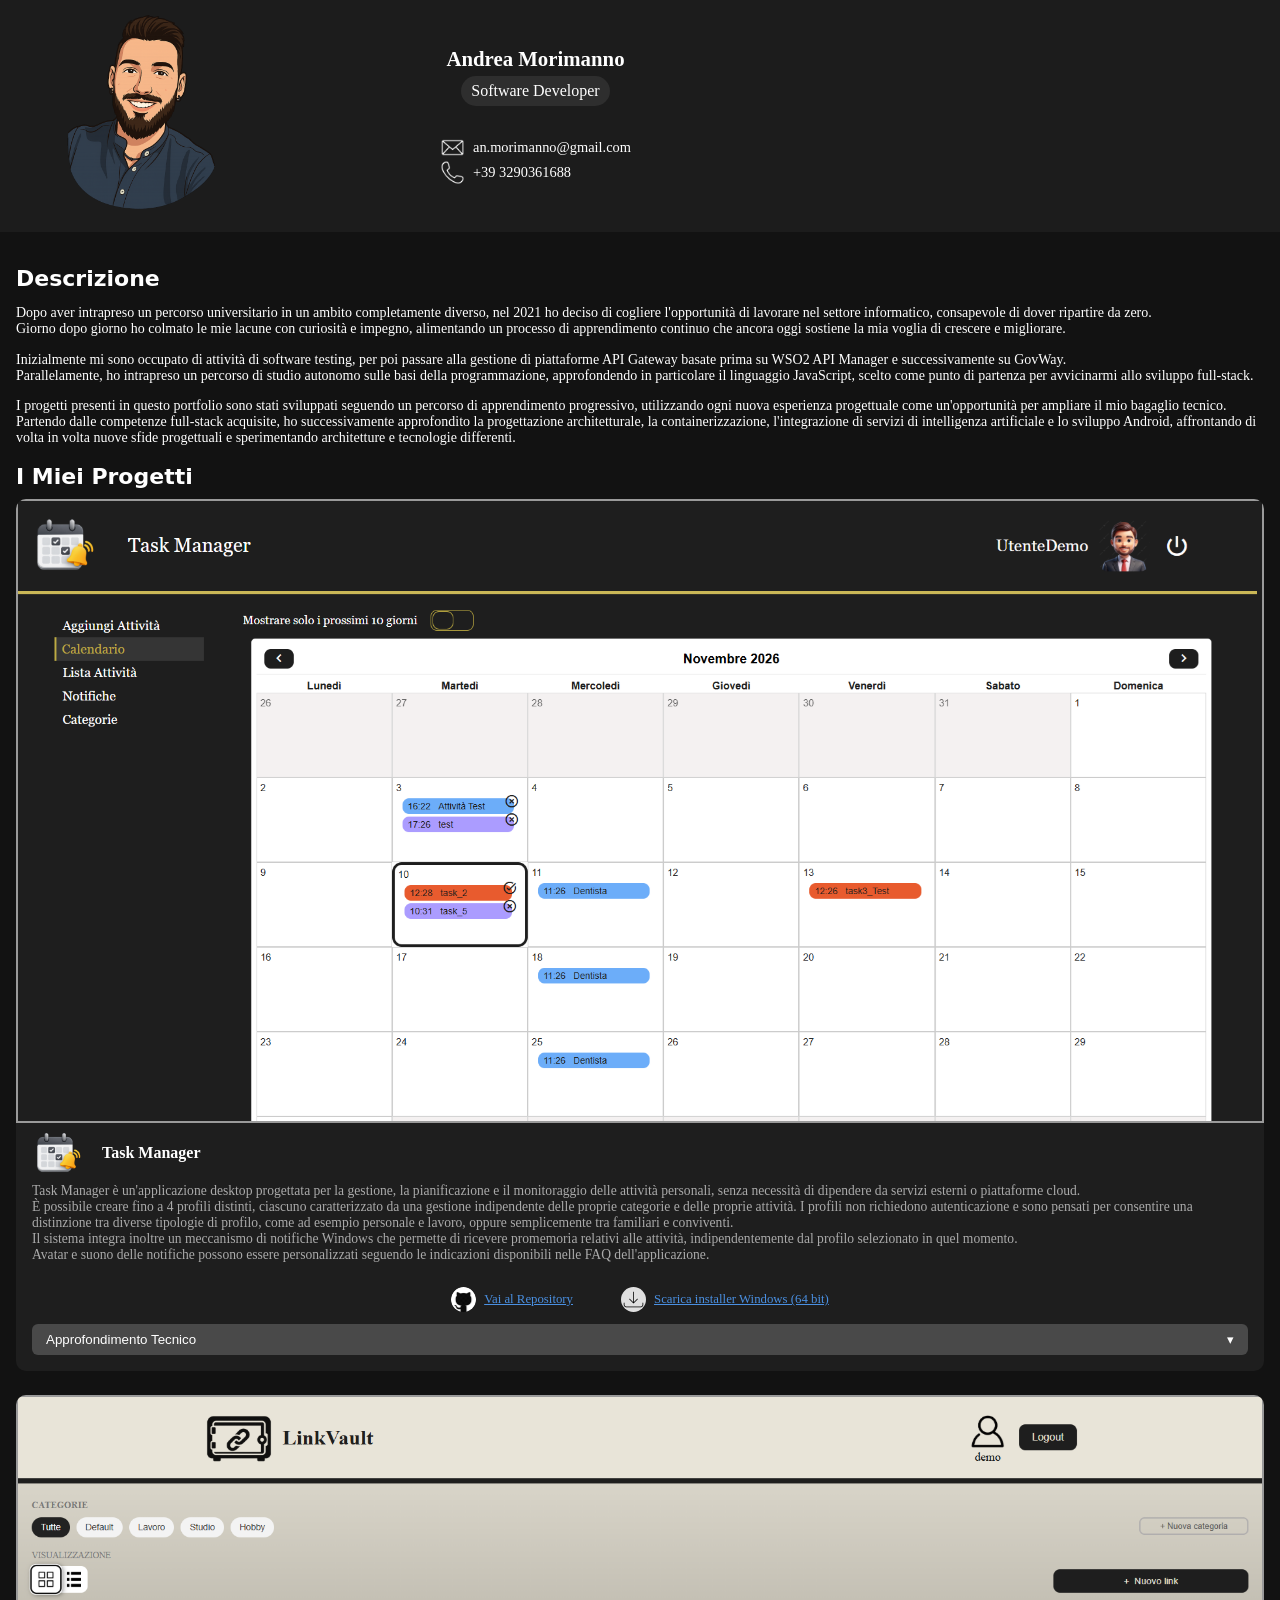
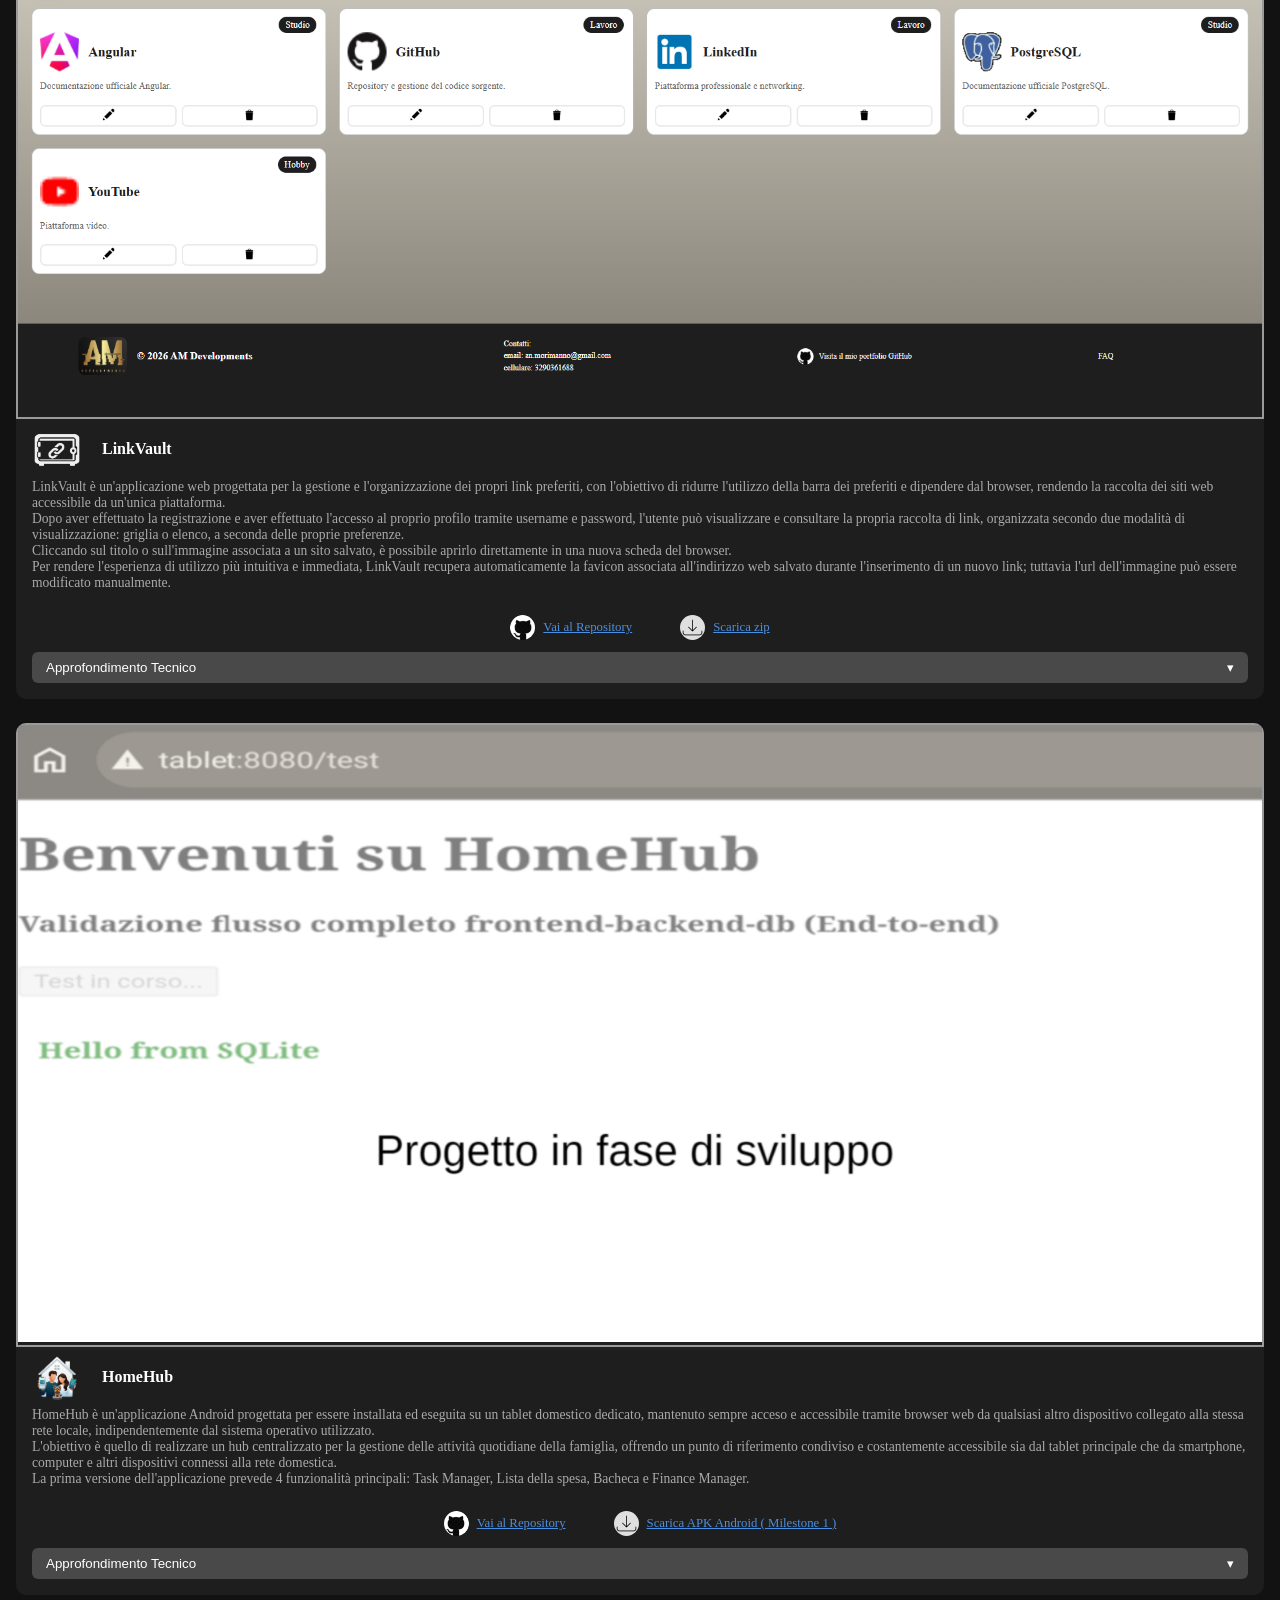
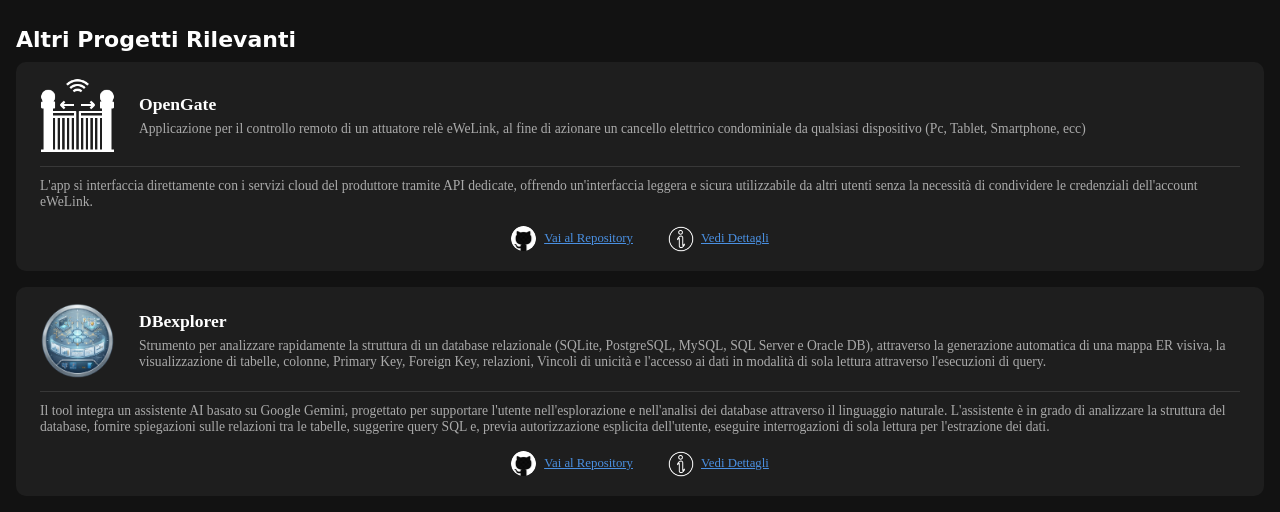
<file: index.html>
<!DOCTYPE html>
<html lang="en">
<head>
  <meta charset="UTF-8">
  <meta name="viewport" content="width=device-width, initial-scale=1.0">
  <title>Portfolio Andrea Morimanno</title>
  <link rel="icon" type="image/png" href="./assets/AMlogo.png">
  <link rel="stylesheet" href="./style.css">

</head>
<body>
    
  <!-- Sidebar -->
  <aside class="sidebar">
    <div class="avatar"><img src="./assets/avatar.png" alt="Avatar"></div>
    
    <div class="profile">
      <div class="name">Andrea Morimanno</div>
      <div class="role">Software Developer</div>

      <div class="contact">
        <div class="contact-item"><img src="./assets/emailIcon.png" class="icon">an.morimanno@gmail.com</div>
        <div class="contact-item"><img src="./assets/telephoneIcon.png" class="icon">+39 3290361688</div>
      </div>

      <div class="logo-item"><img src="./assets/AMlogo.png" alt="logo" class="logo"></div>

    </div>
    
  </aside>

  <!-- Main Content -->
  <main class="main">
    <h2 class="title">Descrizione</h2>
    <div class="description">
      <p>
        Dopo aver intrapreso un percorso universitario in un ambito completamente diverso, nel 2021 ho deciso di cogliere l'opportunità di lavorare 
        nel settore informatico, consapevole di dover ripartire da zero.
        <br>
        Giorno dopo giorno ho colmato le mie lacune con curiosità e impegno, alimentando un processo di apprendimento continuo che ancora oggi sostiene 
        la mia voglia di crescere e migliorare.
      </p>
      <p>
        Inizialmente mi sono occupato di attività di software testing, per poi passare alla gestione di piattaforme API Gateway 
        basate prima su WSO2 API Manager e successivamente su GovWay.
        <br>
        Parallelamente, ho intrapreso un percorso di studio autonomo sulle basi della programmazione, approfondendo in particolare 
        il linguaggio JavaScript, scelto come punto di partenza per avvicinarmi allo sviluppo full-stack.
      </p>
      <p>
        I progetti presenti in questo portfolio sono stati sviluppati seguendo un percorso di apprendimento progressivo, utilizzando 
        ogni nuova esperienza progettuale come un'opportunità per ampliare il mio bagaglio tecnico. 
        <br>
        Partendo dalle competenze full-stack acquisite, ho successivamente approfondito la progettazione architetturale, la containerizzazione, 
        l'integrazione di servizi di intelligenza artificiale e lo sviluppo Android, affrontando di volta in volta nuove sfide 
        progettuali e sperimentando architetture e tecnologie differenti.
      </p>
    </div>
    <h2 class="title">I Miei Progetti</h2>
    
    <!-- Griglia Progetti -->
    <div class="grid">

       <!-- Progetto 1 -->
      <div class="card">
        <img src="./progetti/TaskManager/taskManager.png" alt="App 1" class="imgProject">
        <div class="card-content">
          <p class="card-title"><img src="./progetti/TaskManager/logo.png" alt="" class="logoTaskMan">Task Manager</p>
          <p class="card-subtitle">
            Task Manager è un'applicazione desktop progettata per la gestione, la pianificazione e il monitoraggio delle attività 
            personali, senza necessità di dipendere da servizi esterni o piattaforme cloud.
            <br>
            È possibile creare fino a 4 profili distinti, ciascuno caratterizzato da una gestione indipendente delle proprie categorie e 
            delle proprie attività. I profili non richiedono autenticazione e sono pensati per consentire una distinzione tra diverse tipologie di 
            profilo, come ad esempio personale e lavoro, oppure semplicemente tra familiari e conviventi.
            <br>
            Il sistema integra inoltre un meccanismo di notifiche Windows che permette di ricevere promemoria relativi alle attività, 
            indipendentemente dal profilo selezionato in quel momento. 
            <br>
            Avatar e suono delle notifiche possono essere personalizzati seguendo le indicazioni disponibili nelle FAQ dell'applicazione.
          </p>
          <div class="item">
            <div class="itemLink">
              <img src="./assets/gitHubIcon.png" class="gitIcon"><a href="https://github.com/morix92/Tasks-Manager">Vai al Repository</a>
            </div>
            <div class="itemLink">
              <img src="./assets/download.png" class="downloadIcon"><a href="progetti/TaskManager/TaskManager_2.0.0_x64-setup.exe" download>Scarica installer Windows (64 bit)</a>
            </div>
          </div>

          <!-- Bottone Approfondimento -->
          <button class="toggle-btn" onclick="toggleDetails(this)">
            <span>Approfondimento Tecnico</span>
            <span class="arrow">&#9662;</span>
          </button>

          <div class="card-details">
            <p class="card-title">Focus del progetto</p>
            <p class="card-subtitle">
              Applicazione desktop: cura nell'interfaccia utente, distribuzione locale e portabilità dei dati
            </p>
            <p class="card-title">Descrizione e scelte progettuali</p>
            <p class="card-subtitle">
              Il progetto è stato sviluppato con l'obiettivo di realizzare un'applicazione desktop installabile ed eseguibile localmente, 
              approfondendo lo sviluppo full-stack nell'ecosistema JavaScript/TypeScript e l'integrazione tra tecnologie web e 
              funzionalità native del sistema operativo.
            <br>
              L'applicazione combina un'interfaccia utente moderna e accattivante realizzata con Angular, un backend basato su Node.js 
              ed Express, organizzato attraverso una struttura modulare e dedicato alla gestione della logica applicativa e delle API, 
              e un database relazionale embedded SQLite per la persistenza dei dati. 
            <br>
              La scelta di SQLite è motivata dalla sua leggerezza e portabilità: non richiedendo un server database separato, consente 
              di gestire i dati direttamente in locale, semplificando la distribuzione e l'esecuzione dell'applicazione.
            <br>
              Grazie a Tauri, l'applicazione viene distribuita come software desktop e integra alcune funzionalità native previste, 
              come le notifiche di Windows.
            </p>

            <p class="card-title">Tecnologie utilizzate</p>
            <ul class="card-subtitle">
              <li>HTML: struttura dei contenuti dell'interfaccia utente;</li>
              <li>CSS: styling e design responsive;</li>
              <li>JavaScript / TypeScript: sviluppo frontend e backend;</li>
              <li>Angular 21: framework per la realizzazione di Single Page Application (SPA);</li>
              <li>Node.js + Express: implementazione delle API REST e gestione della logica applicativa lato server;</li>
              <li>SQLite: database relazionale embedded per la persistenza locale dei dati;</li>
              <li>Tauri: distribuzione dell'applicazione e gestione notifiche.</li>   
            </ul>
          </div>
        </div>
      </div>

      <!-- Progetto 2 -->
      <div class="card">
        <img src="./progetti/LinkVault/LinkVault.png" alt="App 2" class="imgProject">
        <div class="card-content">
          <p class="card-title"><img src="./progetti/LinkVault/logo.png" alt="" class="logoLinkVault">LinkVault</p>
          <p class="card-subtitle">
            LinkVault è un'applicazione web progettata per la gestione e l'organizzazione dei propri link preferiti, con l'obiettivo 
            di ridurre l'utilizzo della barra dei preferiti e dipendere dal browser, rendendo la raccolta dei siti web accessibile
            da un'unica piattaforma.
            <br>
            Dopo aver effettuato la registrazione e aver effettuato l'accesso al proprio profilo tramite username e password, l'utente 
            può visualizzare e consultare la propria raccolta di link, organizzata secondo due modalità di visualizzazione: griglia o 
            elenco, a seconda delle proprie preferenze. 
            <br>
            Cliccando sul titolo o sull'immagine associata a un sito salvato, è 
            possibile aprirlo direttamente in una nuova scheda del browser.
            <br>
            Per rendere l'esperienza di utilizzo più intuitiva e immediata, LinkVault recupera automaticamente la favicon associata 
            all'indirizzo web salvato durante l'inserimento di un nuovo link; tuttavia l'url dell'immagine può essere modificato manualmente.
          </p>
          <div class="item">
            <div class="itemLink">
              <img src="./assets/gitHubIcon.png" class="gitIcon"><a href="https://github.com/morix92/LinkVault">Vai al Repository</a>
            </div>
            <div class="itemLink">
              <img src="./assets/download.png" class="downloadIcon"><a href="progetti/LinkVault/LinkVault.zip">Scarica zip</a>
            </div>
          </div>

          <!-- Bottone Approfondimento -->
          <button class="toggle-btn" onclick="toggleDetails(this)">
            <span>Approfondimento Tecnico</span>
            <span class="arrow">&#9662;</span>
          </button>

          <div class="card-details">
            <p class="card-title">Focus del progetto</p>
            <p class="card-subtitle">
            Applicazione web: progettazione dell'architettura software e containerizzazione dell'ambiente applicativo
            </p>

            <p class="card-title">Descrizione e scelte progettuali</p>
            <p class="card-subtitle">
            Il progetto è stato sviluppato con particolare attenzione alla progettazione architetturale e alla configurazione degli 
            ambienti applicativi, con l'obiettivo di rendere l'intero ambiente di esecuzione facilmente riproducibile.
            <br>
            L'applicazione combina un'interfaccia utente minimale realizzata con Angular, un backend basato 
            su Node.js ed Express, organizzato attraverso una struttura modulare e dedicato alla gestione della logica applicativa 
            e delle API, e un database relazionale PostgreSQL per la persistenza dei dati.
            <br>
            Frontend, backend e database vengono eseguiti come servizi distinti e orchestrati tramite Docker Compose. L'intero ambiente 
            applicativo può essere avviato tramite un launcher dedicato, che esegue automaticamente la build e l'avvio dello stack 
            containerizzato, consentendo l'esecuzione del progetto senza installazioni manuali sul sistema ospite.
            <br>
            Questo approccio rende l'ambiente facilmente replicabile e coerente tra macchine differenti.
            </p>

            <p class="card-title">Tecnologie utilizzate</p>
            <ul class="card-subtitle">
              <li>HTML: struttura dei contenuti dell'interfaccia utente;</li>
              <li>CSS: styling e design responsive;</li>
              <li>JavaScript / TypeScript: sviluppo frontend e backend;</li>
              <li>Angular 21: framework per la realizzazione di Single Page Application (SPA);</li>
              <li>Node.js + Express: implementazione delle API REST e gestione della logica applicativa lato server;</li>
              <li>bcrypt: protezione delle credenziali utente;</li>
              <li>PostgreSQL: database relazionale per la persistenza dei dati;</li>
              <li>Docker: containerizzazione dei componenti applicativi;</li>
              <li>Docker Compose: orchestrazione e configurazione dell'ambiente multi-container;</li>
              <li>Nginx: distribuzione degli artefatti compilati del frontend Angular.</li>         
            </ul>
          </div>

        </div>
      </div>

      <!-- Progetto 3 -->
      <div class="card">
        <img src="./progetti/HomeHub/HomeHub.png" alt="App 3" class="imgProject">
        <div class="card-content">
          <p class="card-title"><img src="./progetti/HomeHub/logo.png" alt="" class="logoHomeHub">HomeHub</p>
          <p class="card-subtitle">
            HomeHub è un'applicazione Android progettata per essere installata ed eseguita su un tablet domestico dedicato, mantenuto 
            sempre acceso e accessibile tramite browser web da qualsiasi altro dispositivo collegato alla stessa rete locale, 
            indipendentemente dal sistema operativo utilizzato.
            <br>
            L'obiettivo è quello di realizzare un hub centralizzato per la gestione delle attività quotidiane della famiglia, offrendo 
            un punto di riferimento condiviso e costantemente accessibile sia dal tablet principale che da smartphone, computer e altri 
            dispositivi connessi alla rete domestica.
            <br>
            La prima versione dell'applicazione prevede 4 funzionalità principali: Task Manager, Lista della spesa, Bacheca e Finance 
            Manager.
          </p>
          <div class="item">
            <div class="itemLink">
              <img src="./assets/gitHubIcon.png" class="gitIcon"><a href="https://github.com/morix92/HomeHub">Vai al Repository</a>
            </div>
            <div class="itemLink">
              <img src="./assets/download.png" class="downloadIcon"><a href="progetti/HomeHub/HomeHub_Milestone1.apk" download>Scarica APK Android ( Milestone 1 )</a>
            </div>
          </div>

          <!-- Bottone Approfondimento -->
          <button class="toggle-btn" onclick="toggleDetails(this)">
            <span>Approfondimento Tecnico</span>
            <span class="arrow">&#9662;</span>
          </button>

          <div class="card-details">
            <p class="card-title">Focus del progetto</p>
            <p class="card-subtitle">
              Applicazione Android: Sviluppo Android e architettura client-server in rete locale
            </p>

            <p class="card-title">Descrizione e scelte progettuali</p>
            <p class="card-subtitle">
            Il progetto è stato sviluppato con l'obiettivo di approfondire competenze nello sviluppo Android e nella progettazione 
            di architetture client-server, integrando tecnologie web e componenti nativi. 
            <br>
            L'applicazione è progettata per eseguire frontend, backend e database direttamente su un dispositivo Android, che svolge 
            contemporaneamente il ruolo di client e server. Grazie a un server HTTP embedded, il dispositivo può esporre l'interfaccia 
            web e le API attraverso la rete locale, consentendo ad altri dispositivi connessi alla stessa rete di accedere 
            all'applicazione tramite browser, senza richiedere server dedicati o infrastrutture cloud.
            <br>
            Il frontend è realizzato con Angular, mentre il backend è sviluppato in Kotlin e utilizza NanoHTTPD per gestire le richieste 
            HTTP e le API REST. Per la persistenza dei dati è stato scelto SQLite, un database relazionale embedded che consente di 
            archiviare le informazioni direttamente sul dispositivo. 
            <br>
            Questa architettura permette di concentrare l'intero stack 
            applicativo su un unico dispositivo, integrando sviluppo Android, tecnologie web, gestione delle API e accesso ai servizi 
            tramite rete locale.
            <br>
            L'applicazione viene distribuita sotto forma di pacchetto APK, da installare su un dispositivo Android; l'accesso da altri 
            dispositivi, invece, avviene tramite browser, attraverso la rete locale, utilizzando l'indirizzo IP del dispositivo host o un 
            hostname configurato nella rete domestica
            </p>

            <p class="card-title">Tecnologie utilizzate</p>
            <ul class="card-subtitle">
              <li>HTML: struttura dei contenuti dell'interfaccia utente;</li>
              <li>CSS: styling e design responsive;</li>
              <li>JavaScript / TypeScript: sviluppo frontend e backend;</li>
              <li>Angular 21: framework per la realizzazione di Single Page Application (SPA);</li>
              <li>Kotlin: linguaggio di sviluppo per applicazioni Android native;</li>
              <li>NanoHTTPD: server HTTP embedded per la distribuzione degli asset frontend e la gestione delle API REST direttamente sul dispositivo Android.</li>
              <li>SQLite: database relazionale embedded per la persistenza locale dei dati.</li>
            </ul>
          </div>

        </div>
      </div>

    </div>


    <!-- Progetti Secondari -->
    <h2 class="title secondary-title">Altri Progetti Rilevanti</h2>
    <div class="other-projects-grid">

      <!-- Progetto Secondario 1 -->
      <div class="cardOtherProject">
        <div class="other-project-main">
          <img src="./progetti/OpenGate/iconaCancello.png" alt="Logo progetto" class="logoOpenGate">
          <div class="other-project-info">
            <p class="other-project-title">OpenGate</p>
            <p class="other-project-description">
              Applicazione per il controllo remoto di un attuatore relè eWeLink, al fine di azionare un cancello elettrico condominiale da qualsiasi
              dispositivo (Pc, Tablet, Smartphone, ecc)
            </p>
          </div>
        </div>
        <div class="other-project-details">
          <p>
            L'app si interfaccia direttamente con i servizi cloud del produttore tramite API dedicate, offrendo un'interfaccia leggera e sicura utilizzabile da 
            altri utenti senza la necessità di condividere le credenziali dell'account eWeLink. 
          </p>
        </div>

        <div class="other-project-links">
          <div class="itemLink">
            <img src="./assets/gitHubIcon.png" class="gitIcon">
            <a href="https://github.com/morix92/OpenGate">Vai al Repository</a>
          </div>
          <div class="itemLink">
            <img src="./assets/infoIcon.png" class="infoIcon">
            <a href="./progetti/OpenGate/Readme.html" target="_blank">Vedi Dettagli</a>
          </div>
        </div>
      </div>

      <!-- Progetto Secondario 2 -->
      <div class="cardOtherProject">
        <div class="other-project-main">
          <img src="./progetti/DBexplorer/logo.png" alt="Logo progetto" class="logoDBexplorer">
          <div class="other-project-info">
            <p class="other-project-title">DBexplorer</p>
            <p class="other-project-description">
              Strumento per analizzare rapidamente la struttura di un database relazionale (SQLite, PostgreSQL, MySQL, SQL Server e Oracle DB), attraverso la generazione automatica di una mappa ER visiva, la visualizzazione di tabelle, colonne, Primary Key, Foreign Key, relazioni, Vincoli di unicità e l'accesso ai dati in modalità di sola lettura attraverso l'esecuzioni di query.
            </p>
          </div>
        </div>
        
        <div class="other-project-details">
          <p>
			  Il tool integra un assistente AI basato su Google Gemini, progettato per supportare l'utente nell'esplorazione e nell'analisi dei database attraverso il linguaggio naturale.
			  L'assistente è in grado di analizzare la struttura del database, fornire spiegazioni sulle relazioni tra le tabelle, suggerire query SQL e, previa autorizzazione esplicita dell'utente, eseguire interrogazioni di sola lettura per l'estrazione dei dati.
		  </p>
        </div>

        <div class="other-project-links">
          <div class="itemLink">
            <img src="./assets/gitHubIcon.png" class="gitIcon">
            <a href="https://github.com/morix92/DBexplorer">Vai al Repository</a>
          </div>
          <div class="itemLink">
            <img src="./assets/infoIcon.png" class="infoIcon">
            <a href="./progetti/DBexplorer/readme.html" target="_blank">Vedi Dettagli</a>
          </div>
        </div>
      </div>
      
    
      <!-- Progetto Secondario 3 -->

    </div>
  </main>


<script>
  function toggleDetails(button) {
    const details = button.nextElementSibling;
    const arrow = button.querySelector(".arrow");
    const card = button.closest(".card");
    const isOpening = !details.classList.contains("open");

    details.classList.toggle("open");
    arrow.classList.toggle("rotate");

    if (isOpening) {
      setTimeout(() => {
        const cardBottom = card.getBoundingClientRect().bottom;
        const viewportHeight = window.innerHeight;

        if (cardBottom > viewportHeight) {
          card.scrollIntoView({
            behavior: "smooth",
            block: "end"
          });
        }
      }, 300); // tempo sincronizzato con animazione CSS
    }
  }
</script>

</body>
</html>
</file>
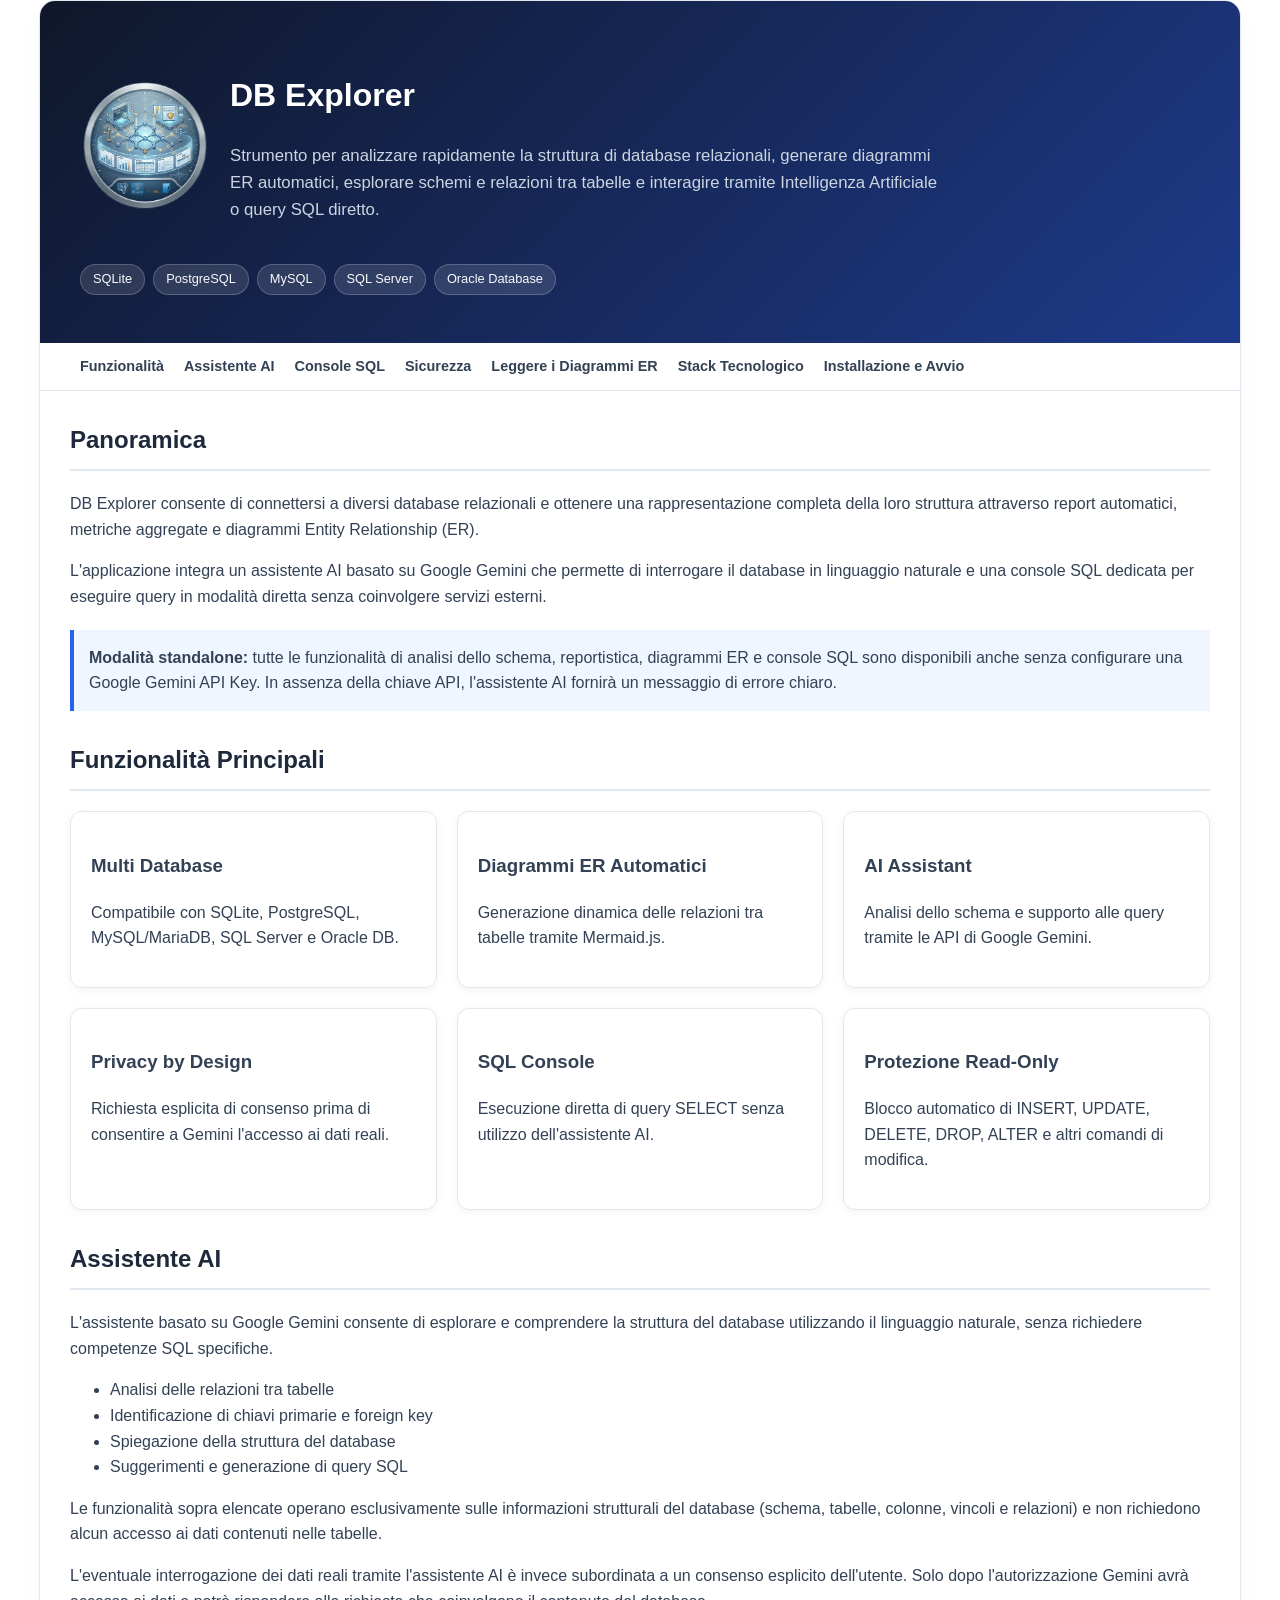
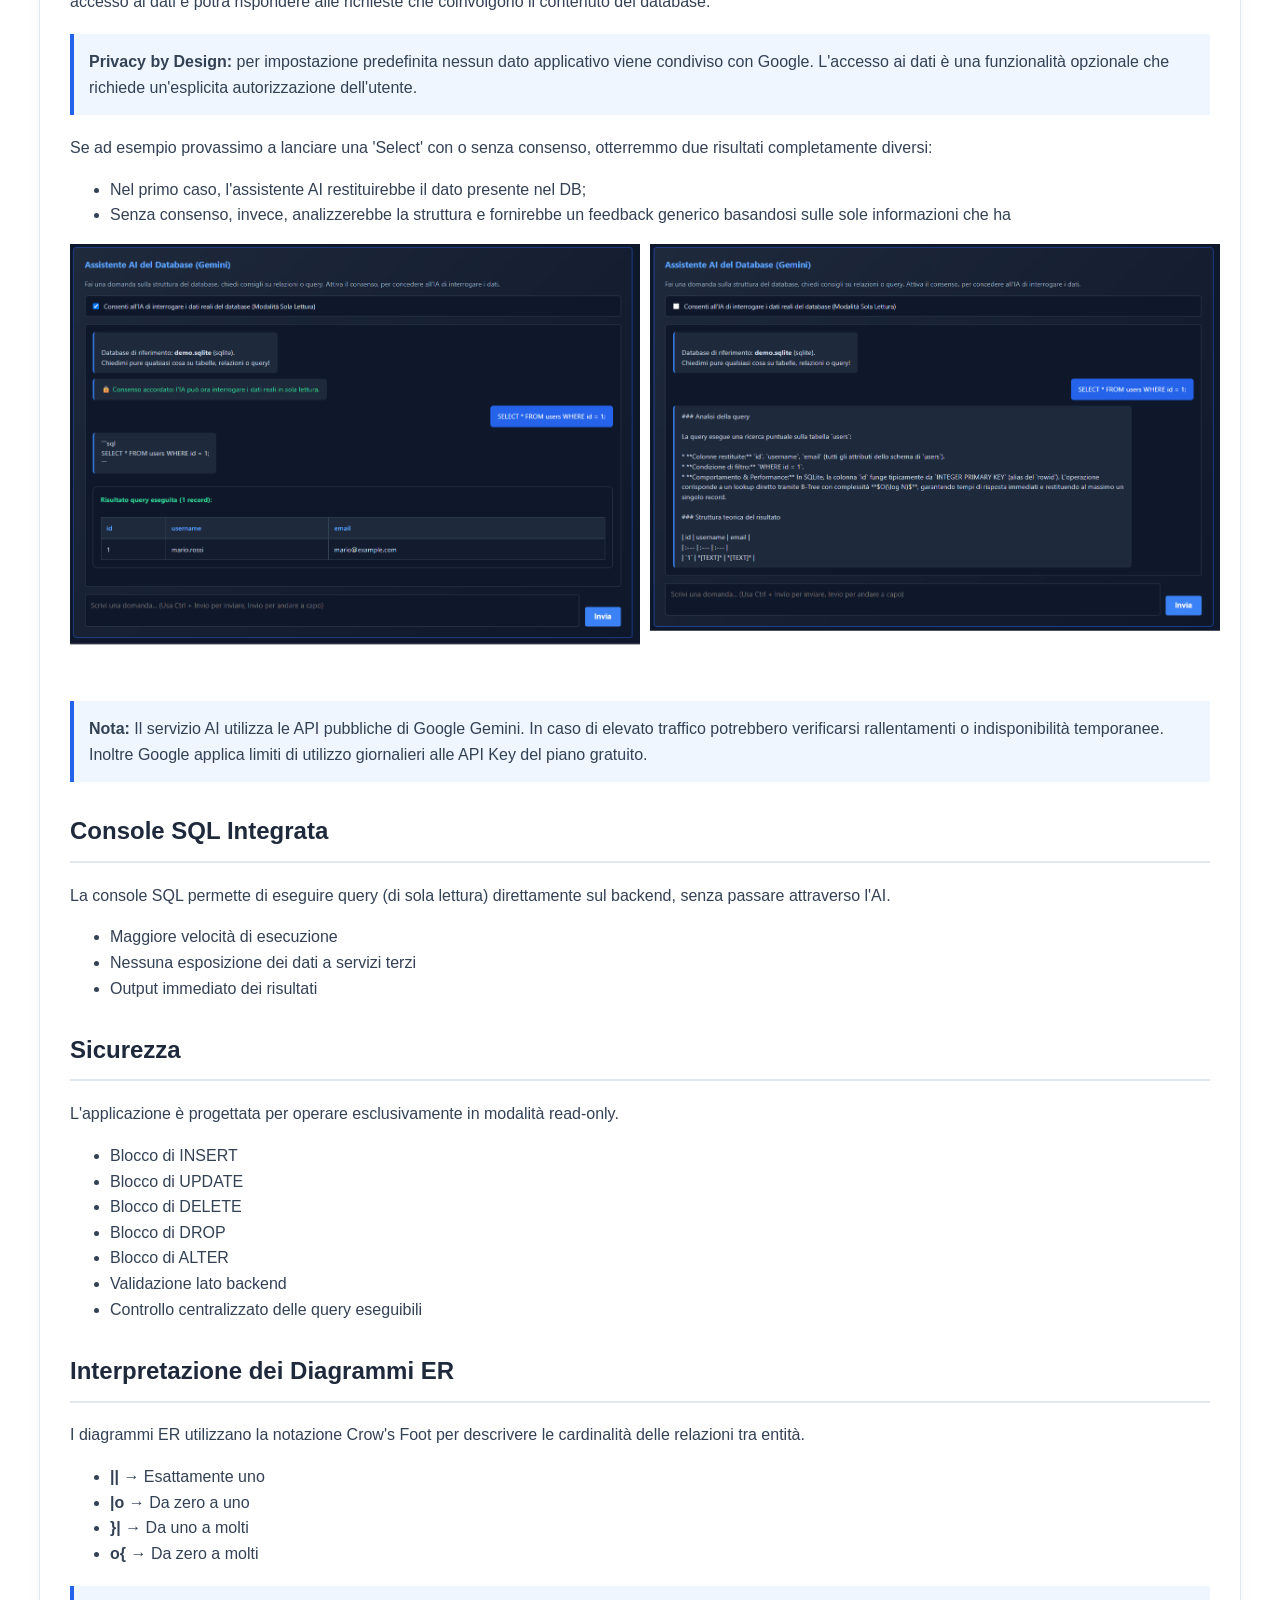
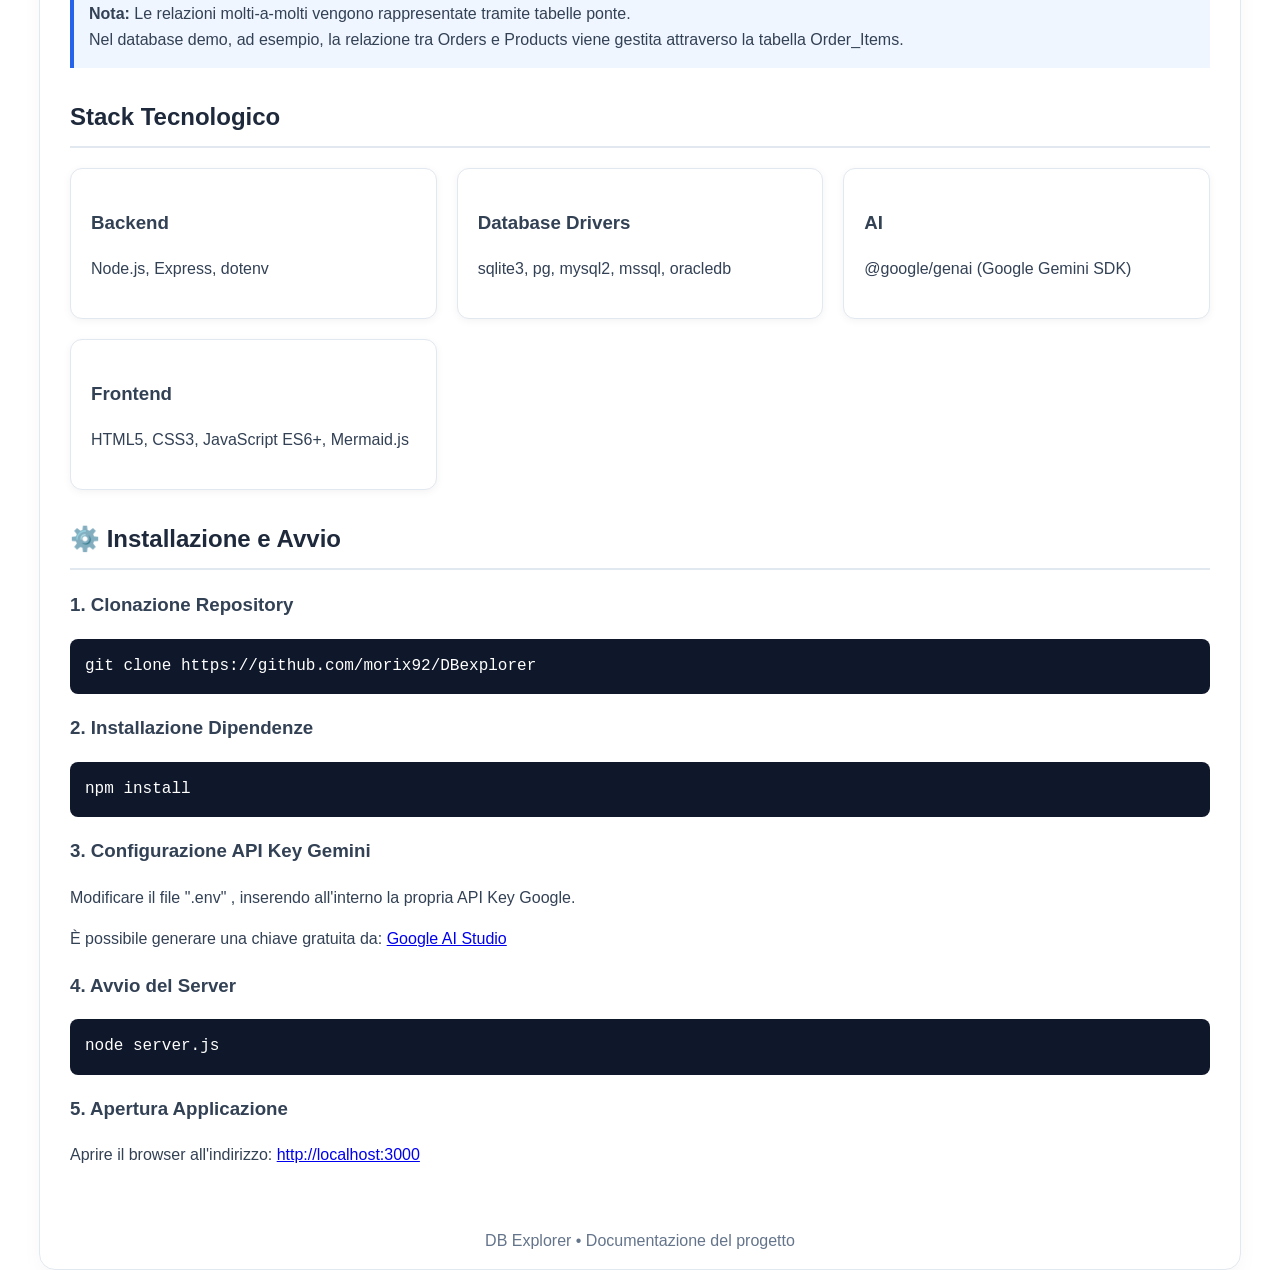
<file: progetti/DBexplorer/readme.html>
<!DOCTYPE html>
<html lang="it">
<head>
<meta charset="UTF-8">
<meta name="viewport" content="width=device-width, initial-scale=1.0">
<title>DB Explorer</title>

<style>
:root{
    --primary:#2563eb;
    --secondary:#1e293b;
    --light:#f8fafc;
    --border:#e2e8f0;
    --success:#16a34a;
}

body{
    font-family:Segoe UI,Arial,sans-serif;
    margin:0;
    line-height:1.6;
    color:#334155;
    background:#fff;
}

.container {
  max-width: 1200px;
  margin: 0 auto;
  background: var(--surface);
  border: 1px solid var(--border);
  border-radius: 16px;
  box-shadow: 0 10px 25px -5px rgba(15, 23, 42, 0.05);
  overflow: hidden;
}

header {
  background: linear-gradient(135deg, #0f172a 0%, #1e3a8a 100%);
  color: #ffffff;
  padding: 3rem 2.5rem;
  position: relative;
}
	
.hero-top {
  display: flex;
  align-items: center;
  gap: 1.25rem;
  margin-bottom: 1rem;
}

header p.subtitle {
  font-size: 1.05rem;
  color: #cbd5e1;
  max-width: 720px;
  margin-top: 0.5rem;
}

.logoDBexplorer {
  width: 130px;
  height: 130px;
  object-fit: cover;
  flex-shrink: 0;
}

.hero{
    text-align:center;
    padding:0;
}

.hero h1{
    font-size:3rem;
    margin-bottom:10px;
    color:var(--secondary);
}

.hero p{
    max-width:900px;
    margin:auto;
    font-size:1.15rem;
}

.section{
    margin-top:30px;
	padding-left: 30px;
	padding-right: 30px;
}

.section h2{
    color:var(--secondary);
    border-bottom:2px solid var(--border);
    padding-bottom:10px;
}

.card-grid{
    display:grid;
    grid-template-columns:repeat(auto-fit,minmax(280px,1fr));
    gap:20px;
}

.card{
    border:1px solid var(--border);
    border-radius:12px;
    padding:20px;
    background:white;
    box-shadow:0 2px 8px rgba(0,0,0,.05);
}

.feature{
    margin-bottom:15px;
}

pre{
    background:#0f172a;
    color:#fff;
    padding:15px;
    border-radius:8px;
    overflow:auto;
}

code{
    font-family:Consolas,monospace;
}

.note{
    border-left:4px solid var(--primary);
    padding:15px;
    background:#eff6ff;
    margin:20px 0;
}

.footer{
    margin-top:60px;
    text-align:center;
    color:#64748b;
}

.badges {
  display: flex;
  flex-wrap: wrap;
  gap: 0.5rem;
  margin-top: 1.5rem;
}

.badge {
  background: rgba(255, 255, 255, 0.12);
  border: 1px solid rgba(255, 255, 255, 0.2);
  color: #f8fafc;
  padding: 0.25rem 0.75rem;
  border-radius: 999px;
  font-size: 0.8rem;
  font-weight: 500;
}

nav {
  background: var(--surface-alt);
  border-bottom: 1px solid var(--border);
  padding: 0.75rem 2.5rem;
  display: flex;
  flex-wrap: wrap;
  gap: 1.25rem;
}

nav a {
  color: var(--text-muted);
  text-decoration: none;
  font-size: 0.9rem;
  font-weight: 600;
  transition: color 0.15s ease;
}

nav a:hover {
  color: var(--primary);
}

.attachments {
	width: 100%;
	height: auto;
	display: flex;
	gap: 10px;
}

.attachments img {
	width: 50%;
	object-fit: cover;
}

</style>
</head>
<body>

  <div class="container">
    <!-- Header -->
    <header>
      <div class="hero-top">

        <img src="./logo.png" alt="Logo progetto" class="logoDBexplorer">

        <div>
          <h1>DB Explorer</h1>
          <p class="subtitle">
            Strumento per analizzare rapidamente la struttura di database relazionali,
            generare diagrammi ER automatici, esplorare schemi e relazioni tra tabelle
            e interagire tramite Intelligenza Artificiale o query SQL diretto.
          </p>
        </div>
      </div>

      <div class="badges">
        <span class="badge">SQLite</span>
        <span class="badge">PostgreSQL</span>
        <span class="badge">MySQL</span>
        <span class="badge">SQL Server</span>
		<span class="badge">Oracle Database</span>
      </div>
    </header>

    <!-- Navigation -->
    <nav>
      
      <a href="#funzionalita">Funzionalità</a>
	  <a href="#assistenteAI">Assistente AI</a>
	  <a href="#consoleSQL">Console SQL</a>
	  <a href="#sicurezza">Sicurezza</a>
      <a href="#diagrammiER">Leggere i Diagrammi ER</a>
	  <a href="#stack">Stack Tecnologico</a>
      <a href="#installazione">Installazione e Avvio</a>
      
    </nav>
	

    <section class="section">
        <h2>Panoramica</h2>

        <p>
            DB Explorer consente di connettersi a diversi database relazionali e ottenere
            una rappresentazione completa della loro struttura attraverso report automatici,
            metriche aggregate e diagrammi Entity Relationship (ER).
        </p>

        <p>
            L'applicazione integra un assistente AI basato su Google Gemini che permette di
            interrogare il database in linguaggio naturale e una console SQL dedicata per
            eseguire query in modalità diretta senza coinvolgere servizi esterni.
        </p>
		<div class="note">
			<strong>Modalità standalone:</strong>
			tutte le funzionalità di analisi dello schema, reportistica,
			diagrammi ER e console SQL sono disponibili anche senza configurare
			una Google Gemini API Key. In assenza della chiave API, l'assistente 
			AI fornirà un messaggio di errore chiaro.
		</div>
    </section>

    <section class="section" id="funzionalita">
        <h2>Funzionalità Principali</h2>

        <div class="card-grid">

            <div class="card">
                <h3>Multi Database</h3>
                <p>
                    Compatibile con SQLite, PostgreSQL, MySQL/MariaDB, SQL Server e Oracle DB.
                </p>
            </div>

            <div class="card">
                <h3>Diagrammi ER Automatici</h3>
                <p>
                    Generazione dinamica delle relazioni tra tabelle tramite Mermaid.js.
                </p>
            </div>

            <div class="card">
                <h3>AI Assistant</h3>
                <p>
                    Analisi dello schema e supporto alle query tramite le API di Google Gemini.
                </p>
            </div>
			 
			<div class="card">
                <h3>Privacy by Design</h3>
                <p>
                    Richiesta esplicita di consenso prima di consentire a Gemini l'accesso ai dati reali.
                </p>
            </div>

            <div class="card">
                <h3>SQL Console</h3>
                <p>
                    Esecuzione diretta di query SELECT senza utilizzo dell'assistente AI.
                </p>
            </div>

            <div class="card">
                <h3>Protezione Read-Only</h3>
                <p>
                    Blocco automatico di INSERT, UPDATE, DELETE, DROP, ALTER e altri comandi di modifica.
                </p>
            </div>

        </div>
    </section>

    <section class="section" id="assistenteAI">
		<h2>Assistente AI</h2>

		<p>
			L'assistente basato su Google Gemini consente di esplorare e comprendere
			la struttura del database utilizzando il linguaggio naturale, senza
			richiedere competenze SQL specifiche.
		</p>

		<ul>
			<li>Analisi delle relazioni tra tabelle</li>
			<li>Identificazione di chiavi primarie e foreign key</li>
			<li>Spiegazione della struttura del database</li>
			<li>Suggerimenti e generazione di query SQL</li>
		</ul>

		<p>
			Le funzionalità sopra elencate operano esclusivamente sulle informazioni
			strutturali del database (schema, tabelle, colonne, vincoli e relazioni)
			e non richiedono alcun accesso ai dati contenuti nelle tabelle.
		</p>

		<p>
			L'eventuale interrogazione dei dati reali tramite l'assistente AI è invece
			subordinata a un consenso esplicito dell'utente. Solo dopo l'autorizzazione
			Gemini avrà accesso ai dati e potrà rispondere alle richieste che coinvolgono
			il contenuto del database.
		</p>

		<div class="note">
			<strong>Privacy by Design:</strong> per impostazione predefinita
			nessun dato applicativo viene condiviso con Google. L'accesso ai dati
			è una funzionalità opzionale che richiede un'esplicita autorizzazione
			dell'utente.
		</div>

		<p>
			Se ad esempio provassimo a lanciare una 'Select' con o senza consenso, otterremmo due risultati completamente diversi:
		</p>
		<ul>
            <li>Nel primo caso, l'assistente AI restituirebbe il dato presente nel DB;</li>
            <li>Senza consenso, invece, analizzerebbe la struttura e fornirebbe un feedback generico basandosi sulle sole informazioni che ha</li>
        </ul>

		<div class="attachments">
			<img src="./queryConConsenso.png" alt="conConsenso">
			<img src="./querySenzaConsenso.png" alt="senzaConsenso">
		</div>
	
		<div class="note">
			<strong>Nota:</strong> Il servizio AI utilizza le API pubbliche di Google Gemini.
			In caso di elevato traffico potrebbero verificarsi rallentamenti o
			indisponibilità temporanee. <br> 
			Inoltre Google applica limiti di utilizzo giornalieri alle API Key del piano gratuito.
		</div>
	</section>

    <section class="section" id="consoleSQL">
        <h2>Console SQL Integrata</h2>

        <p>
            La console SQL permette di eseguire query (di sola lettura) direttamente sul backend,
            senza passare attraverso l'AI.
        </p>

        <ul>
            <li>Maggiore velocità di esecuzione</li>
            <li>Nessuna esposizione dei dati a servizi terzi</li>
            <li>Output immediato dei risultati</li>
        </ul>

    </section>

    <section class="section" id="sicurezza">
        <h2>Sicurezza</h2>

        <p>
            L'applicazione è progettata per operare esclusivamente in modalità read-only.
        </p>

        <ul>
            <li>Blocco di INSERT</li>
            <li>Blocco di UPDATE</li>
            <li>Blocco di DELETE</li>
            <li>Blocco di DROP</li>
            <li>Blocco di ALTER</li>
            <li>Validazione lato backend</li>
            <li>Controllo centralizzato delle query eseguibili</li>
        </ul>
    </section>

    <section class="section" id="diagrammiER">
        <h2>Interpretazione dei Diagrammi ER</h2>

        <p>
            I diagrammi ER utilizzano la notazione Crow's Foot per descrivere
            le cardinalità delle relazioni tra entità.
        </p>

        <ul>
            <li><strong>||</strong> → Esattamente uno</li>
            <li><strong>|o</strong> → Da zero a uno</li>
            <li><strong>}|</strong> → Da uno a molti</li>
            <li><strong>o{</strong> → Da zero a molti</li>
        </ul>

        <div class="note">
            <strong>Nota:</strong> Le relazioni molti-a-molti vengono rappresentate tramite tabelle ponte.<br>
            Nel database demo, ad esempio, la relazione tra Orders e Products
            viene gestita attraverso la tabella Order_Items.
        </div>
    </section>

    <section class="section" id="stack">
        <h2>Stack Tecnologico</h2>

        <div class="card-grid">

            <div class="card">
                <h3>Backend</h3>
                <p>Node.js, Express, dotenv</p>
            </div>

            <div class="card">
                <h3>Database Drivers</h3>
                <p>sqlite3, pg, mysql2, mssql, oracledb</p>
            </div>

            <div class="card">
                <h3>AI</h3>
                <p>@google/genai (Google Gemini SDK)</p>
            </div>

            <div class="card">
                <h3>Frontend</h3>
                <p>HTML5, CSS3, JavaScript ES6+, Mermaid.js</p>
            </div>

        </div>

    </section>

    <section class="section" id="installazione">
        <h2>⚙️ Installazione e Avvio</h2>

        <h3>1. Clonazione Repository</h3>

<pre><code>git clone https://github.com/morix92/DBexplorer</code></pre>

        <h3>2. Installazione Dipendenze</h3>

<pre><code>npm install</code></pre>

        <h3>3. Configurazione API Key Gemini</h3>

        <p>
            Modificare il file ".env" , inserendo all'interno la propria API Key Google.
        </p>

        <p>
            È possibile generare una chiave gratuita da:
            <a href="https://aistudio.google.com" target="_blank">
                Google AI Studio
            </a>
        </p>

        <h3>4. Avvio del Server</h3>

<pre><code>node server.js</code></pre>

        <h3>5. Apertura Applicazione</h3>

        <p>
            Aprire il browser all'indirizzo:
            <a href="http://localhost:3000" target="_blank">
                http://localhost:3000
            </a>
        </p>

    </section>

    <div class="footer">
        <p>
            DB Explorer • Documentazione del progetto
        </p>
    </div>

</div>

</body>
</html>
</file>
<file: style.css>
body {
  margin: 0;
  background-color: #121212;
  color: #fff;
  display: flex;
  min-height: 100vh;
}

.sidebar {
  width: 15%;
  background-color: #1c1c1c;
  padding: 2rem;
  display: flex;
  flex-direction: column;
}

.profile {
  display: flex;
  flex-direction: column;
  align-items: center;
}

.avatar {
  height: auto;
  border-radius: 30%;
  background-color: transparent;
  text-align: center;
  margin-top: 10%;
  margin-bottom: 10%;
}

.avatar img {
  width: 180px;
  object-fit:cover;
  border-radius: 30%;
}

.icon {
  width: 28px;
  height: 28px;
  filter: invert(1); /* Inverte il colore delle linee di un'immagine png --> da nero a bianco */
  object-fit:cover;
}

.gitIcon {
  width: 25px;
  height: 25px;
  filter: invert(1); /* Inverte il colore delle linee di un'immagine png --> da nero a bianco */
  object-fit:cover;
  margin-right: 8px;
  border-radius: 50%;
}

.downloadIcon{
  width: 25px;
  height: 25px;
  filter: invert(1); /* Inverte il colore delle linee di un'immagine png --> da nero a bianco */
  object-fit:cover;
  margin-right: 8px;
  border-radius: 50%;
}

.infoIcon{
  width: 32px;
  height: 32px;
  filter: invert(1); /* Inverte il colore delle linee di un'immagine png --> da nero a bianco */
  margin-right: 4px;
  border-radius: 50%;
}

.name {
  font-size: 1.3rem;
  font-weight: bold;
  margin-bottom: 0.5rem;
  text-align: center;
}

.role {
  background-color: #2e2e2e;
  padding: 0.3rem 0.8rem;
  border-radius: 20px;
  font-size: 0.9rem;
  margin-bottom: 20%;
}

.contact {
  display: flex;
  flex-direction: column;
}

.contact-item {
  margin-bottom: 1rem;
  display: flex;
  align-items: center;
  gap: 0.5rem;
  font-size: 0.9rem;
}

.logo-item {
  position: fixed;
  bottom: 30px;
  left: 0;
  width: calc(15% + 4rem);
  display: flex;
  justify-content: center;
}

.logo {
  width: 150px;
  height: auto;
  object-fit: contain;
}

.item {
  margin-top: 2%;
  display: flex;
  align-items: center;
  justify-content: center;
  gap: 3rem;
  font-size: 0.8rem;
}

.main {
  flex: 1;
  padding: 1rem;
}

.description {
  font-size: 16px;
  margin-top: 0px;
}

.description p {
    margin-bottom: 1rem;
}

.title {
  font-family: system-ui, -apple-system, BlinkMacSystemFont, 'Segoe UI', Roboto, Oxygen, Ubuntu, Cantarell, 'Open Sans', 'Helvetica Neue', sans-serif;
  font-size: 22px;
  margin-bottom: 10px;
}

.grid {
  display: grid;
  grid-template-columns: 1fr 1fr; /* sempre 2 colonne */
  gap: 1.5rem;
}

.card {
  background-color: #1e1e1e;
  border-radius: 10px;
  overflow: hidden;
  display: flex;
  flex-direction: column;
}

.imgProject {
  width: 100%;
  aspect-ratio: 2 / 1;
  height: auto;
  object-fit: contain;
  object-position: left top;
  border: 2px solid rgb(154, 154, 154);
  box-sizing: border-box;
}

.logoTaskMan {
  width: 50px;
  height: auto;
  margin-right: 10px;
  object-fit: contain;
}

.logoLinkVault {
  width: 50px;
  height: auto;
  margin-right: 10px;
  object-fit: contain;
  filter: invert(1);
}

.logoHomeHub{
  width: 50px;
  height: auto;
  margin-right: 10px;
  object-fit: contain;
}

.itemLink {
  display: flex;
  align-items: center;
}

.card-content {
  padding: 1rem;
  padding-top: 0;
}

.card-title {
  display: flex;
  align-items: center;
  gap: 10px;
  font-weight: bold;
  margin-top: 0.3rem;
  margin-bottom: 0.3rem;
}

.card-subtitle {
  font-size: 0.85rem;
  margin: 0rem;
  color: #aaa;
}

li {
  font-size: 0.85rem;
  margin: 0rem;
  color: #aaa;
}

a {
  color: #4A90E2;
}

a:hover {
  text-decoration: underline;
}

.card-details {
  max-height: 0;
  overflow: hidden;
  transition: max-height 0.4s ease, padding 0.3s ease;
  background-color: #1e1e1e;
  border-radius: 6px;
  margin-top: 0;
  padding: 0 10px;
}

.card-details.open {
  max-height: 1200px;
}

.toggle-btn {
  margin-top: 12px;
  padding: 8px 14px;
  border: none;
  border-radius: 6px;
  cursor: pointer;
  background-color: #494949;
  color: white;
  display: flex;
  align-items: center;
  justify-content: space-between;
  width: 100%;
  font-weight: 500;
  transition: background-color 0.3s ease;
}

.toggle-btn:hover {
  background-color: #7f7f7f;
}

.arrow {
  transition: transform 0.3s ease;
}

.arrow.rotate {
  transform: rotate(180deg);
}

.disabled {
    pointer-events: none;
    opacity: 0.5;
    cursor: not-allowed;
}

/* ============================= */
/*       PROGETTI SECONDARI      */
/* ============================= */

.secondary-title {
  margin-top: 2rem;
}

.other-projects-grid {
  display: flex;
  flex-direction: column;
  gap: 1rem;
  width: 100%;
}

.cardOtherProject {
  background-color: #1e1e1e;
  border-radius: 10px;
  padding: 1rem 1.5rem;
  display: flex;
  flex-direction: column;
  gap: 0.8rem;
  width: 100%;
  box-sizing: border-box;
}

.other-project-main {
  display: flex;
  align-items: center;
  gap: 1.5rem;
}

.logoOpenGate {
  width: 75px;
  height: 75px;
  filter: brightness(100);
  object-fit: contain;
  flex-shrink: 0;
}

.logoDBexplorer {
  width: 75px;
  height: 75px;
  object-fit: cover;
  flex-shrink: 0;
}

.other-project-info {
  display: flex;
  flex-direction: column;
  gap: 0.4rem;
}

.other-project-title {
  font-size: 1.1rem;
  font-weight: bold;
  margin: 0;
}

.other-project-description {
  font-size: 0.85rem;
  color: #aaa;
  margin: 0;
}

.other-project-details {
  border-top: 1px solid #383838;
  padding-top: 0.7rem;
}

.other-project-details p {
  font-size: 0.85rem;
  color: #aaa;
  margin: 0;
}

.other-project-links {
  display: flex;
  align-items: center;
  justify-content: center;
  flex-wrap: wrap;
  gap: 2rem;
  font-size: 0.8rem;
}


@media (max-width: 1400px) {

  body {
    flex-direction: column;
  }

  .sidebar {
    width: auto;
    height: 200px;
    padding: 1rem;
    display: flex;
    flex-direction: row;
    align-items: center;
    gap: 1.5rem;
  }

  .profile {
    display: flex;
    align-items: center;
    gap: 0.3rem 1.5rem;
  }

  .avatar {
    margin-left: 50px;
    margin-right: 200px;
  }

  .avatar img {
    width: 150px;
  }

  .name {
    font-size: 1.3rem;
    margin: 0;
  }

  .role {
    font-size: 1rem;
    padding: 6px 10px;
    margin-bottom: 25px;
  }

  .contact-item {
    margin-bottom: 0;
    font-size: 0.9rem;
  }

  .icon {
    width: 25px;
    height: 25px;
  }

  .logo-item {
    display: none;
  }

  .description {
    font-size: 14px;
  }

  .description p {
      margin-bottom: 0.9rem;
  }

  .grid {
    grid-template-columns: 1fr;
  }
}

@media (max-width: 768px) {
   
  .contact-item {
    font-size: 0.7rem;
  }

  .icon {
    width: 20px;
    height: 20px;
  }

  .avatar {  
    margin-left: 50px;
    margin-right: 90px;
  }

  .name {
    font-size: 1.1rem;
  }

  .role {
    font-size: 0.9rem;
    margin-bottom: 18px;
  }

  .avatar img {
    width: 125px;
  }

  .sidebar {
    height: 150px;
  }

  .description {
    font-size: 12px;
  }

  .description p {
      margin-bottom: 0.75rem;
  }

}

@media (max-width: 576px) {

  .contact-item {
    font-size: 0.7rem;
  }

  .icon {
    width: 20px;
    height: 20px;
  }

  .avatar {  
    margin-left: 15px;
    margin-right: 25px;
  }
  
  .avatar img {
    width: 100px;
  }

  .name {
    font-size: 0.9rem;
  }

  .role {
    font-size: 0.7rem;
    margin-bottom: 12px;
  }

  .sidebar {
    height: 120px;
  }

  .description {
    font-size: 12px;
  }

  .description p {
      margin-bottom: 0.65rem;
  }



  .cardOtherProject {
    padding: 0.8rem;
  }

  .other-project-main {
    gap: 0.8rem;
    align-items: flex-start;
  }

  .logoOpenGate {
    width: 55px;
    height: 55px;
  }

  .other-project-title {
    font-size: 1rem;
  }

  .other-project-description {
    font-size: 0.75rem;
  }

  .other-project-links {
    justify-content: flex-start;
    gap: 1rem;
    font-size: 0.75rem;
  }

}
</file>
